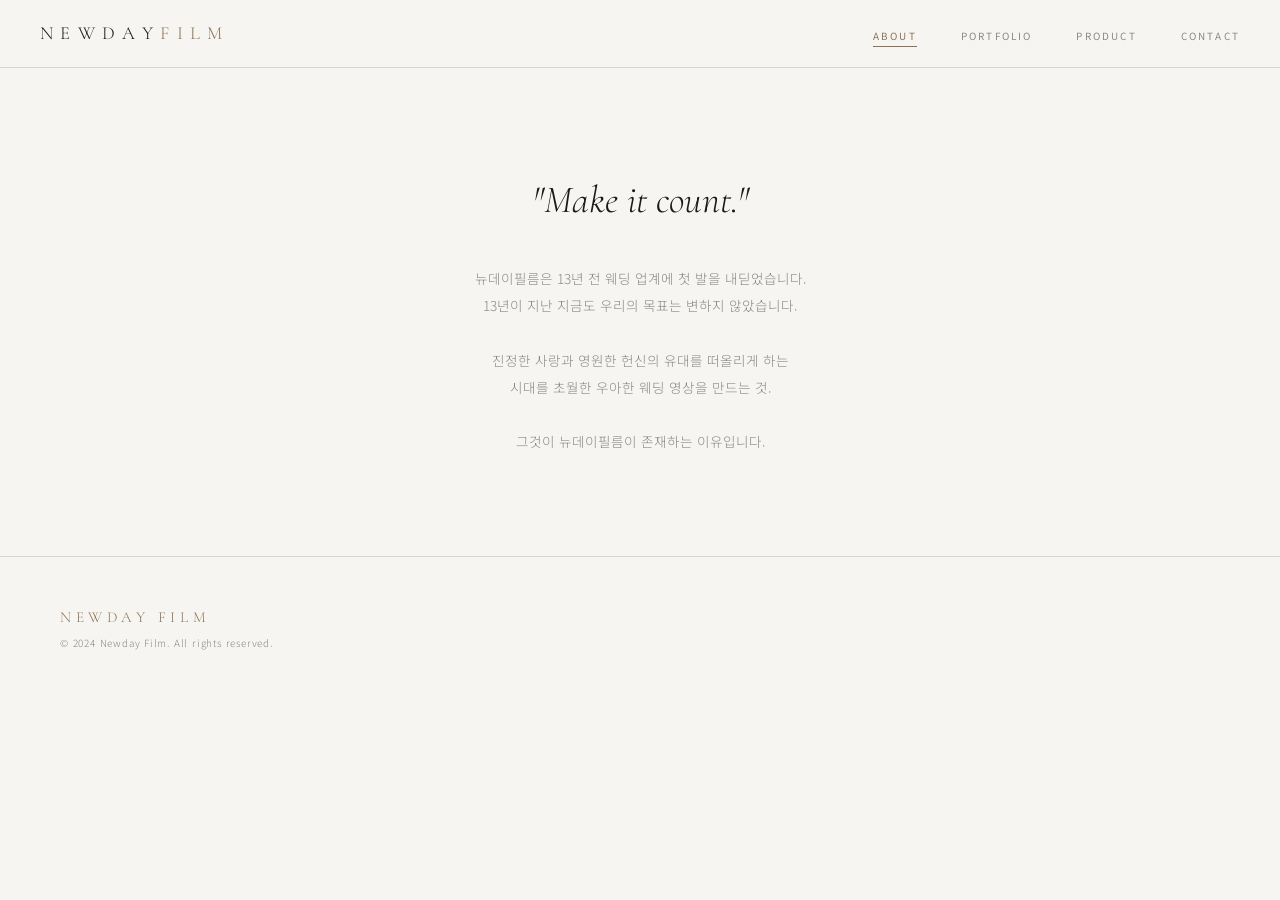
<file: about.html>
<!DOCTYPE html>
<html lang="ko">
<head>
  <meta charset="UTF-8" />
  <meta name="viewport" content="width=device-width, initial-scale=1.0" />
  <title>About — NEWDAY FILM</title>
  <link rel="stylesheet" href="styles.css" />
  <style>
    /* ============================================
       ABOUT PAGE STYLES
       수정: 텍스트, 연락처, 주소
       ============================================ */

    .about-hero {
      padding: 100px 60px 60px;
      border-bottom: 1px solid var(--color-border);
    }

    .about-hero__label {
      font-size: 0.65rem;
      letter-spacing: 0.25em;
      text-transform: uppercase;
      color: var(--color-accent);
      margin-bottom: 24px;
    }

    .about-hero__title {
      font-family: var(--font-display);
      font-size: clamp(3rem, 7vw, 6rem);
      font-weight: 300;
      line-height: 1.0;
      color: var(--color-text);
    }

    /* ── Philosophy Block ── */
    .philosophy {
      max-width: var(--max-width);
      margin: 0 auto;
      padding: 100px 60px;
    }

    .philosophy__grid {
      display: grid;
      grid-template-columns: 1fr 1fr;
      gap: 80px;
      align-items: start;
    }

    .philosophy__item {
      padding: 40px 0;
      border-top: 1px solid var(--color-border);
      animation: fadeUp 0.8s ease both;
    }

    .philosophy__item:nth-child(1) { animation-delay: 0.1s; }
    .philosophy__item:nth-child(2) { animation-delay: 0.2s; }
    .philosophy__item:nth-child(3) { animation-delay: 0.3s; }
    .philosophy__item:nth-child(4) { animation-delay: 0.4s; }

    @keyframes fadeUp {
      from { opacity: 0; transform: translateY(20px); }
      to   { opacity: 1; transform: translateY(0); }
    }

    .philosophy__num {
      font-family: var(--font-display);
      font-size: 3rem;
      color: var(--color-border);
      line-height: 1;
      margin-bottom: 16px;
    }

    .philosophy__text {
      font-family: var(--font-display);
      font-size: clamp(1rem, 1.5vw, 1.3rem);
      font-weight: 300;
      font-style: italic;
      line-height: 1.6;
      color: var(--color-text);
    }

    /* ── Contact Info Block ── */
    .about-contact {
      background: var(--color-surface);
      border-top: 1px solid var(--color-border);
      border-bottom: 1px solid var(--color-border);
      padding: 80px 60px;
      display: grid;
      grid-template-columns: 1fr 1fr;
      gap: 60px;
      align-items: center;
    }

    .about-contact__heading {
      font-family: var(--font-display);
      font-size: clamp(1.8rem, 3vw, 2.8rem);
      font-weight: 300;
      color: var(--color-text);
      margin-bottom: 8px;
    }

    .about-contact__sub {
      font-size: 0.75rem;
      color: var(--color-muted);
      letter-spacing: 0.1em;
    }

    .about-contact__details {
      display: flex;
      flex-direction: column;
      gap: 20px;
    }

    .contact-item__label {
      font-size: 0.6rem;
      letter-spacing: 0.2em;
      text-transform: uppercase;
      color: var(--color-accent);
      margin-bottom: 4px;
    }

    .contact-item__value {
      font-size: 0.9rem;
      color: var(--color-text);
    }

    /* ── Story Section ── */
    .about-story {
      max-width: 760px;
      margin: 0 auto;
      padding: 100px 60px;
      text-align: center;
    }

    .about-story__heading {
      font-family: var(--font-display);
      font-size: clamp(1.6rem, 3vw, 2.5rem);
      font-weight: 300;
      font-style: italic;
      margin-bottom: 32px;
      color: var(--color-text);
    }

    .about-story__text {
      font-size: 0.85rem;
      color: var(--color-muted);
      line-height: 2;
    }

    /* RESPONSIVE */
    @media (max-width: 768px) {
      .about-hero { padding: 80px 24px 40px; }
      .philosophy { padding: 60px 24px; }
      .philosophy__grid { grid-template-columns: 1fr; gap: 0; }
      .about-contact { grid-template-columns: 1fr; padding: 60px 24px; }
      .about-story { padding: 60px 24px; }
    }
  </style>
</head>
<body>

  <nav class="nav">
    <div class="nav__inner">
    <a href="index.html" class="nav__logo">NEWDAY<span>FILM</span></a>
    <ul class="nav__links">
      <li><a href="about.html" class="active">About</a></li>
      <li><a href="portfolio.html">Portfolio</a></li>
      <li><a href="product.html">Product</a></li>
      <li><a href="contact.html">Contact</a></li>
    </ul>
    <div class="nav__hamburger" id="hamburger">
      <span></span><span></span><span></span>
    </div>
      </div>
  </nav>

  <div class="nav__mobile" id="mobileMenu">
    <span class="nav__mobile-close" id="mobileClose">✕</span>
    <a href="about.html">About</a>
    <a href="portfolio.html">Portfolio</a>
    <a href="product.html">Product</a>
    <a href="contact.html">Contact</a>
  </div>

  <div class="page-wrapper">


    <!-- ============================================
         STORY
         수정: 브랜드 스토리 문구
         ============================================ -->
    <section class="about-story">
      <h2 class="about-story__heading">"Make it count."</h2>
      <p class="about-story__text">
        뉴데이필름은 13년 전 웨딩 업계에 첫 발을 내딛었습니다.<br>
        13년이 지난 지금도 우리의 목표는 변하지 않았습니다.<br><br>
        진정한 사랑과 영원한 헌신의 유대를 떠올리게 하는<br>
        시대를 초월한 우아한 웨딩 영상을 만드는 것.<br><br>
        그것이 뉴데이필름이 존재하는 이유입니다.
      </p>
    </section>

    <footer class="footer">
      <div>
        <div class="footer__brand">NEWDAY FILM</div>
        <div class="footer__copy">© 2024 Newday Film. All rights reserved.</div>
      </div>
      
    </footer>
  </div>

  <script>
    document.getElementById('hamburger').addEventListener('click', () => {
      document.getElementById('mobileMenu').classList.add('open');
    });
    document.getElementById('mobileClose').addEventListener('click', () => {
      document.getElementById('mobileMenu').classList.remove('open');
    });
  </script>
</body>
</html>
</file>
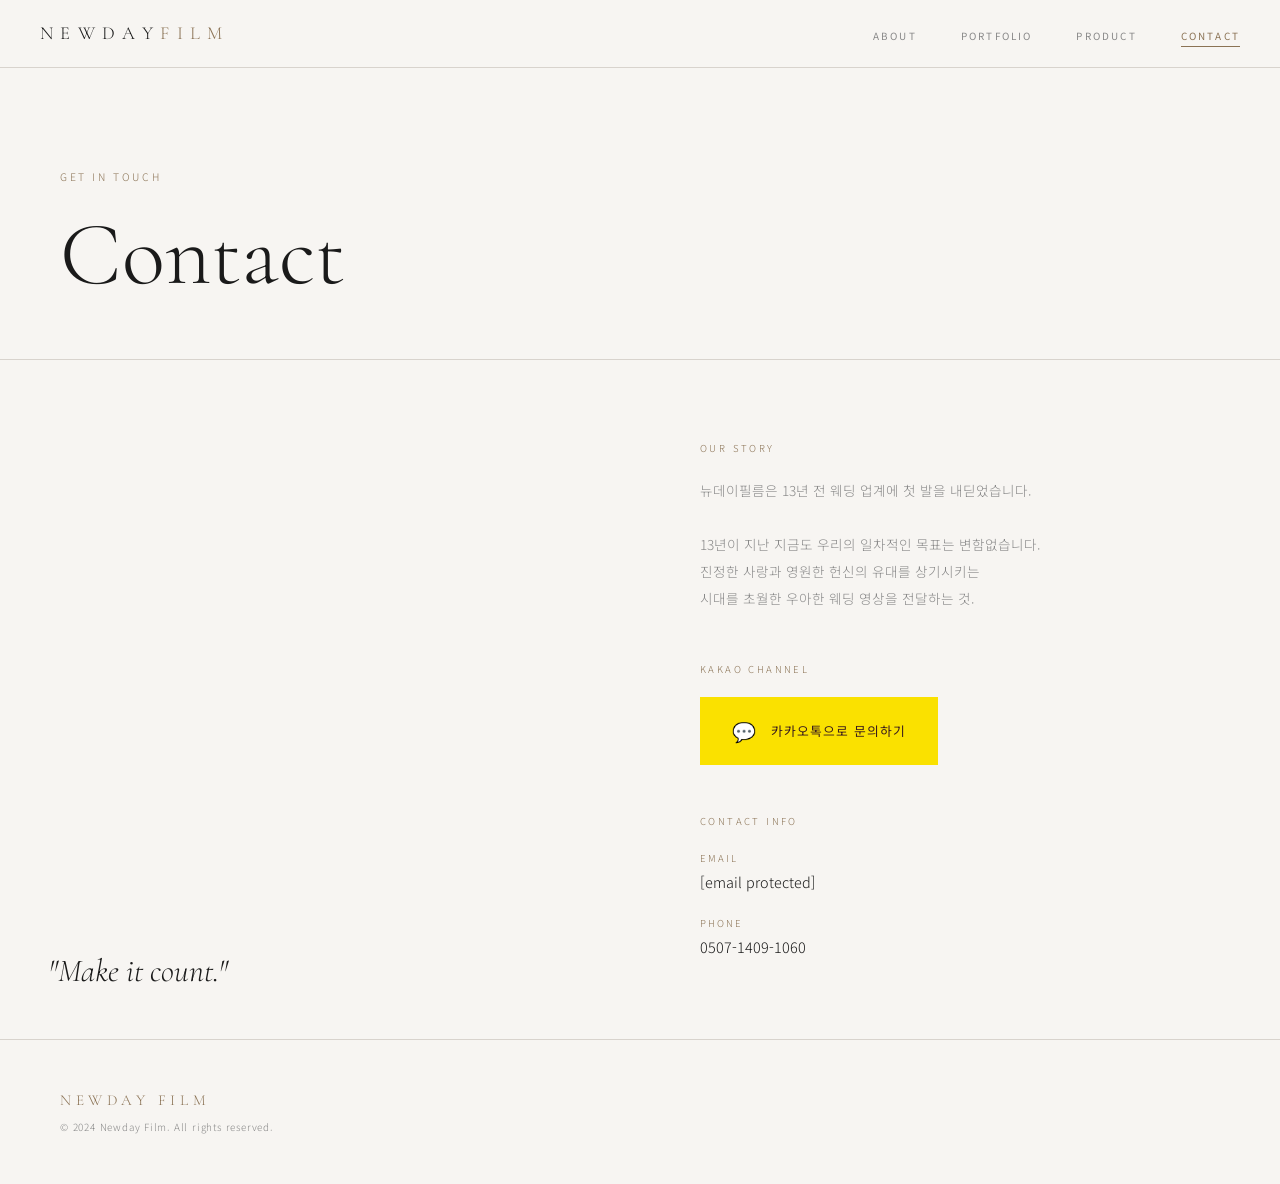
<file: contact.html>
<!DOCTYPE html>
<html lang="ko">
<head>
  <meta charset="UTF-8" />
  <meta name="viewport" content="width=device-width, initial-scale=1.0" />
  <title>Contact — NEWDAY FILM</title>
  <link rel="stylesheet" href="styles.css" />
  <style>
    /* ============================================
       CONTACT PAGE STYLES
       수정: 카카오 링크, 연락처 정보
       ============================================ */

    .contact-hero {
      padding: 100px 60px 60px;
      border-bottom: 1px solid var(--color-border);
    }

    .contact-hero__label {
      font-size: 0.65rem;
      letter-spacing: 0.25em;
      text-transform: uppercase;
      color: var(--color-accent);
      margin-bottom: 24px;
    }

    .contact-hero__title {
      font-family: var(--font-display);
      font-size: clamp(3rem, 7vw, 6rem);
      font-weight: 300;
      line-height: 1.0;
    }

    /* ── Main Contact Layout ── */
    .contact-main {
      display: grid;
      grid-template-columns: 1fr 1fr;
      min-height: 60vh;
    }

    /* Left: Image + Quote */
    .contact-left {
      position: relative;
      overflow: hidden;
    }

    .contact-left__img {
      width: 100%;
      height: 100%;
      object-fit: cover;
      display: block;
      /* 수정: 이미지 URL 교체 */
      background-image: url('https://i.pinimg.com/736x/29/54/b7/2954b7d2706f3348763d01c03753838c.jpg');
      background-size: cover;
      background-position: center;
      min-height: 500px;
      transition: transform 0.8s ease;
    }

    .contact-left:hover .contact-left__img {
      transform: scale(1.03);
    }

    .contact-left__overlay {
      position: absolute;
      inset: 0;
      background: linear-gradient(to top, rgba(247,245,242,0.8) 0%, transparent 60%);
      display: flex;
      align-items: flex-end;
      padding: 48px;
    }

    .contact-left__quote {
      font-family: var(--font-display);
      font-size: clamp(1.4rem, 2.5vw, 2rem);
      font-weight: 300;
      font-style: italic;
      color: var(--color-text);
      line-height: 1.3;
    }

    /* Right: Info + CTA */
    .contact-right {
      padding: 80px 60px;
      display: flex;
      flex-direction: column;
      justify-content: center;
      gap: 48px;
      
    }

    .contact-section__label {
      font-size: 0.6rem;
      letter-spacing: 0.25em;
      text-transform: uppercase;
      color: var(--color-accent);
      margin-bottom: 20px;
    }

    /* ── Story text ── */
    .contact-story {
      font-size: 0.85rem;
      color: var(--color-muted);
      line-height: 2;
    }

    /* ── Kakao CTA ── */
    .kakao-btn {
      display: inline-flex;
      align-items: center;
      gap: 14px;
      background: #FAE100;
      color: #3A1D1D;
      border: none;
      padding: 18px 32px;
      font-family: var(--font-body);
      font-size: 0.8rem;
      font-weight: 400;
      letter-spacing: 0.08em;
      cursor: pointer;
      text-decoration: none;
      transition: background var(--transition), transform var(--transition);
      width: fit-content;
    }

    .kakao-btn:hover {
      background: #f5d800;
      transform: translateY(-2px);
    }

    .kakao-btn__icon {
      font-size: 1.2rem;
    }

    /* ── Contact Details ── */
    .contact-details {
      display: flex;
      flex-direction: column;
      gap: 20px;
    }

    .contact-detail-item {
      display: flex;
      flex-direction: column;
      gap: 4px;
    }

    .contact-detail-item__label {
      font-size: 0.6rem;
      letter-spacing: 0.2em;
      text-transform: uppercase;
      color: var(--color-accent);
    }

    .contact-detail-item__value {
      font-size: 0.9rem;
      color: var(--color-text);
    }

    /* ── Map Embed Placeholder ── */
    .contact-map {
      border-top: 1px solid var(--color-border);
      padding: 80px 60px;
    }

    .contact-map__label {
      font-size: 0.65rem;
      letter-spacing: 0.25em;
      text-transform: uppercase;
      color: var(--color-accent);
      margin-bottom: 24px;
    }

    .contact-map__address {
      font-family: var(--font-display);
      font-size: 1.3rem;
      color: var(--color-text);
      margin-bottom: 32px;
    }

    /* ── 지도 embed 영역 ──
       수정: iframe src에 구글맵 embed URL 입력 */
    .contact-map__embed {
      width: 100%;
      aspect-ratio: 16/6;
      background: var(--color-surface);
      border: 1px solid var(--color-border);
      display: flex;
      align-items: center;
      justify-content: center;
      overflow: hidden;
    }

    .contact-map__embed iframe {
      width: 100%;
      height: 100%;
      border: none;
      filter: grayscale(0.6) contrast(1.1);
    }

    .contact-map__placeholder {
      font-size: 0.75rem;
      color: var(--color-muted);
      letter-spacing: 0.1em;
      text-align: center;
    }

    /* RESPONSIVE */
    @media (max-width: 768px) {
      .contact-hero { padding: 80px 24px 40px; }
      .contact-main { grid-template-columns: 1fr; }
      .contact-left { min-height: 300px; }
      .contact-right { padding: 48px 24px; }
      .contact-map { padding: 60px 24px; }
      .contact-map__embed { aspect-ratio: 4/3; }
    }
  </style>
</head>
<body>

  <nav class="nav">
    <div class="nav__inner">
    <a href="index.html" class="nav__logo">NEWDAY<span>FILM</span></a>
    <ul class="nav__links">
      <li><a href="about.html">About</a></li>
      <li><a href="portfolio.html">Portfolio</a></li>
      <li><a href="product.html">Product</a></li>
      <li><a href="contact.html" class="active">Contact</a></li>
    </ul>
    <div class="nav__hamburger" id="hamburger">
      <span></span><span></span><span></span>
    </div>
      </div>
  </nav>

  <div class="nav__mobile" id="mobileMenu">
    <span class="nav__mobile-close" id="mobileClose">✕</span>
    <a href="about.html">About</a>
    <a href="portfolio.html">Portfolio</a>
    <a href="product.html">Product</a>
    <a href="contact.html">Contact</a>
  </div>

  <div class="page-wrapper">

    <!-- ============================================
         HERO
         ============================================ -->
    <section class="contact-hero">
      <p class="contact-hero__label">Get in Touch</p>
      <h1 class="contact-hero__title">Contact</h1>
    </section>

    <!-- ============================================
         MAIN CONTACT SECTION
         ============================================ -->
    <section class="contact-main">

      <!-- 수정: 왼쪽 이미지는 .contact-left__img 의 background-image -->
      <div class="contact-left">
        <div class="contact-left__img"></div>
        <div class="contact-left__overlay">
          <!-- 수정: 인용 문구 -->
          <p class="contact-left__quote">"Make it count."</p>
        </div>
      </div>

      <div class="contact-right">

        <!-- ── 스토리 텍스트 수정 ── -->
        <div>
          <p class="contact-section__label">Our Story</p>
          <p class="contact-story">
            뉴데이필름은 13년 전 웨딩 업계에 첫 발을 내딛었습니다.<br><br>
            13년이 지난 지금도 우리의 일차적인 목표는 변함없습니다.<br>
            진정한 사랑과 영원한 헌신의 유대를 상기시키는<br>
            시대를 초월한 우아한 웨딩 영상을 전달하는 것.
          </p>
        </div>

        <!-- ── 카카오 버튼 수정: href에 카카오채널 URL 입력 ── -->
        <div>
          <p class="contact-section__label">Kakao Channel</p>
          <a href="https://pf.kakao.com/" class="kakao-btn" target="_blank">
            <span class="kakao-btn__icon">💬</span>
            카카오톡으로 문의하기
          </a>
        </div>

        <!-- ── 연락처 수정 ── -->
        <div>
          <p class="contact-section__label">Contact Info</p>
          <div class="contact-details">
            <div class="contact-detail-item">
              <div class="contact-detail-item__label">Email</div>
              <!-- 수정: 이메일 -->
              <div class="contact-detail-item__value"><a href="/cdn-cgi/l/email-protection" class="__cf_email__" data-cfemail="dcb2b9abb8bda5bab5b0b19cb2bdaab9aef2bfb3b1">[email&#160;protected]</a></div>
            </div>
            <div class="contact-detail-item">
              <div class="contact-detail-item__label">Phone</div>
              <!-- 수정: 전화번호 -->
              <div class="contact-detail-item__value">0507-1409-1060</div>
            </div>
          </div>
        </div>

      </div>
    </section>

    <!-- ============================================
         MAP SECTION
         수정: 주소, 구글맵 embed iframe src
         구글맵 embed URL 얻는 법:
           Google Maps에서 장소 검색 →
           공유 → 지도 퍼가기 → iframe src 복사
         ============================================ -->
  </section>

    <footer class="footer">
      <div>
        <div class="footer__brand">NEWDAY FILM</div>
        <div class="footer__copy">© 2024 Newday Film. All rights reserved.</div>
      </div>
 
    </footer>
  </div>
  <script>
    document.getElementById('hamburger').addEventListener('click', () => {
      document.getElementById('mobileMenu').classList.add('open');
    });
    document.getElementById('mobileClose').addEventListener('click', () => {
      document.getElementById('mobileMenu').classList.remove('open');
    });
  </script>
</body>
</html>
</file>
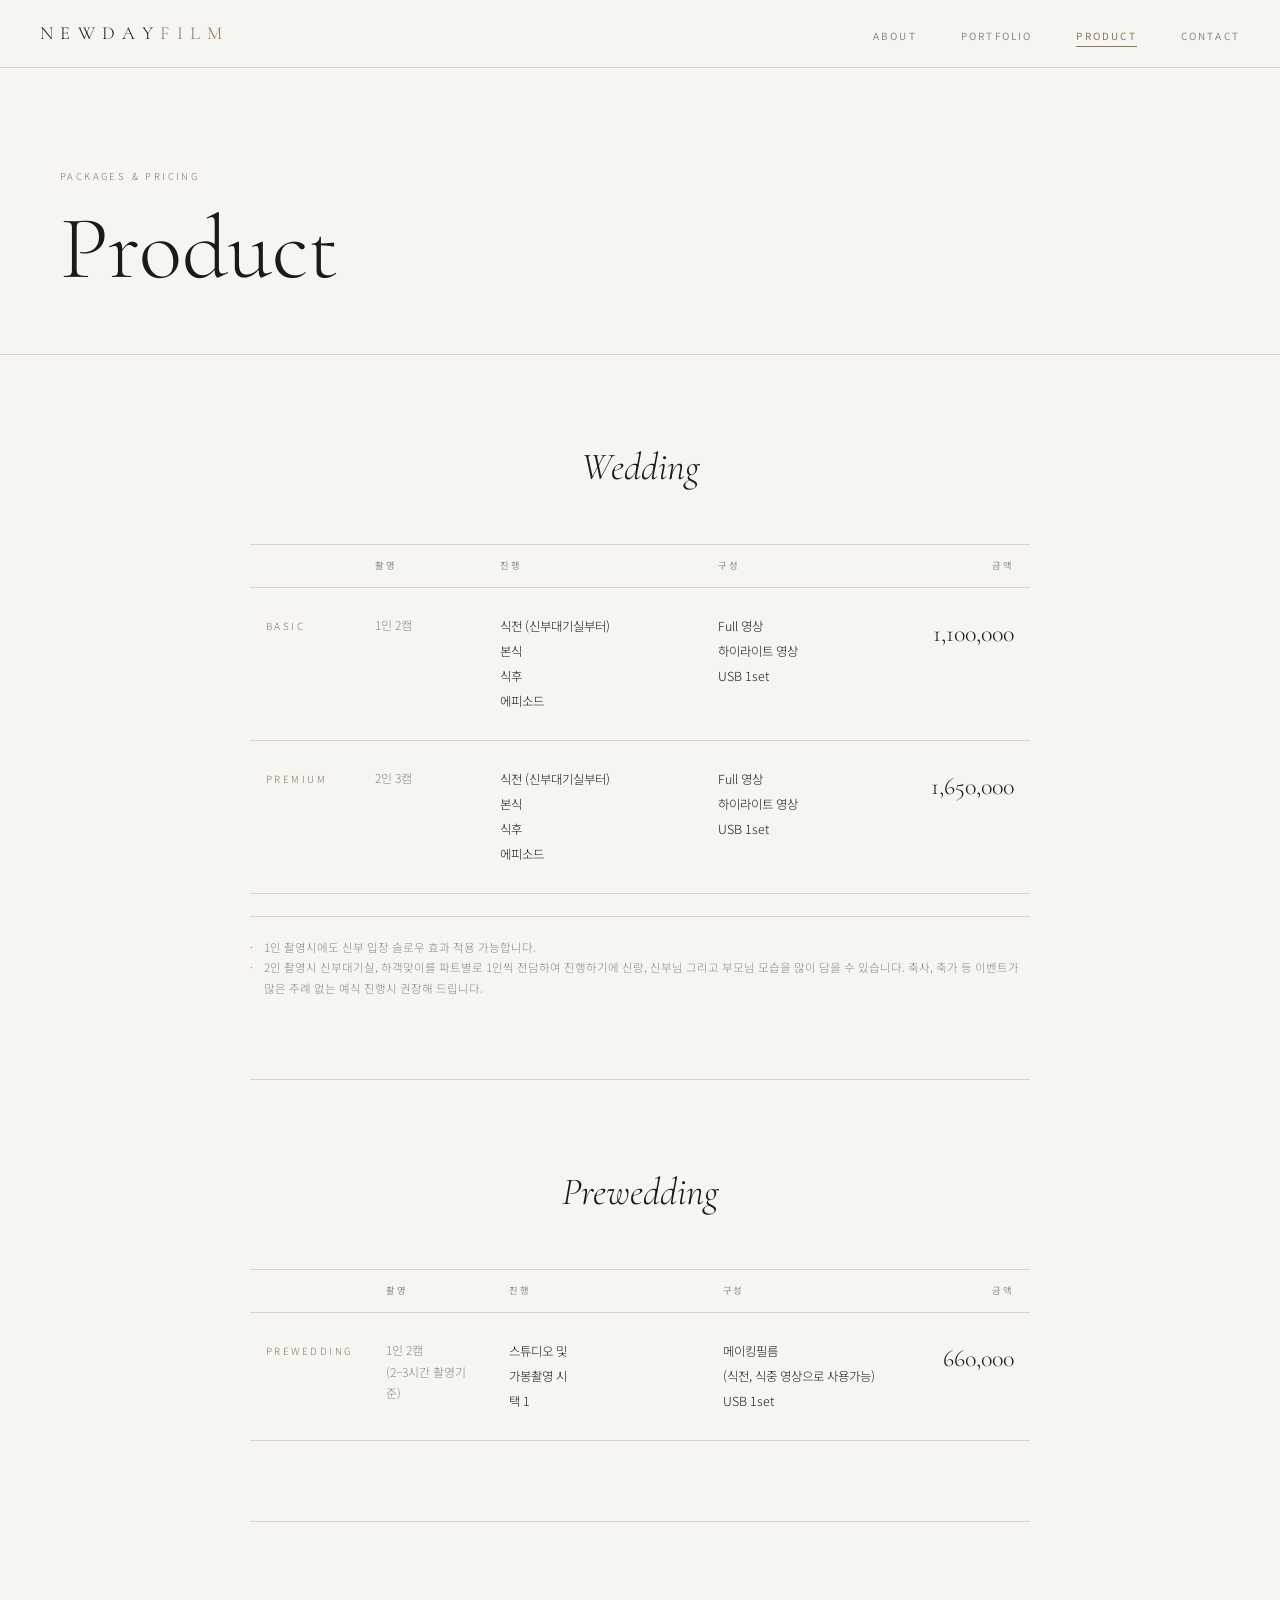
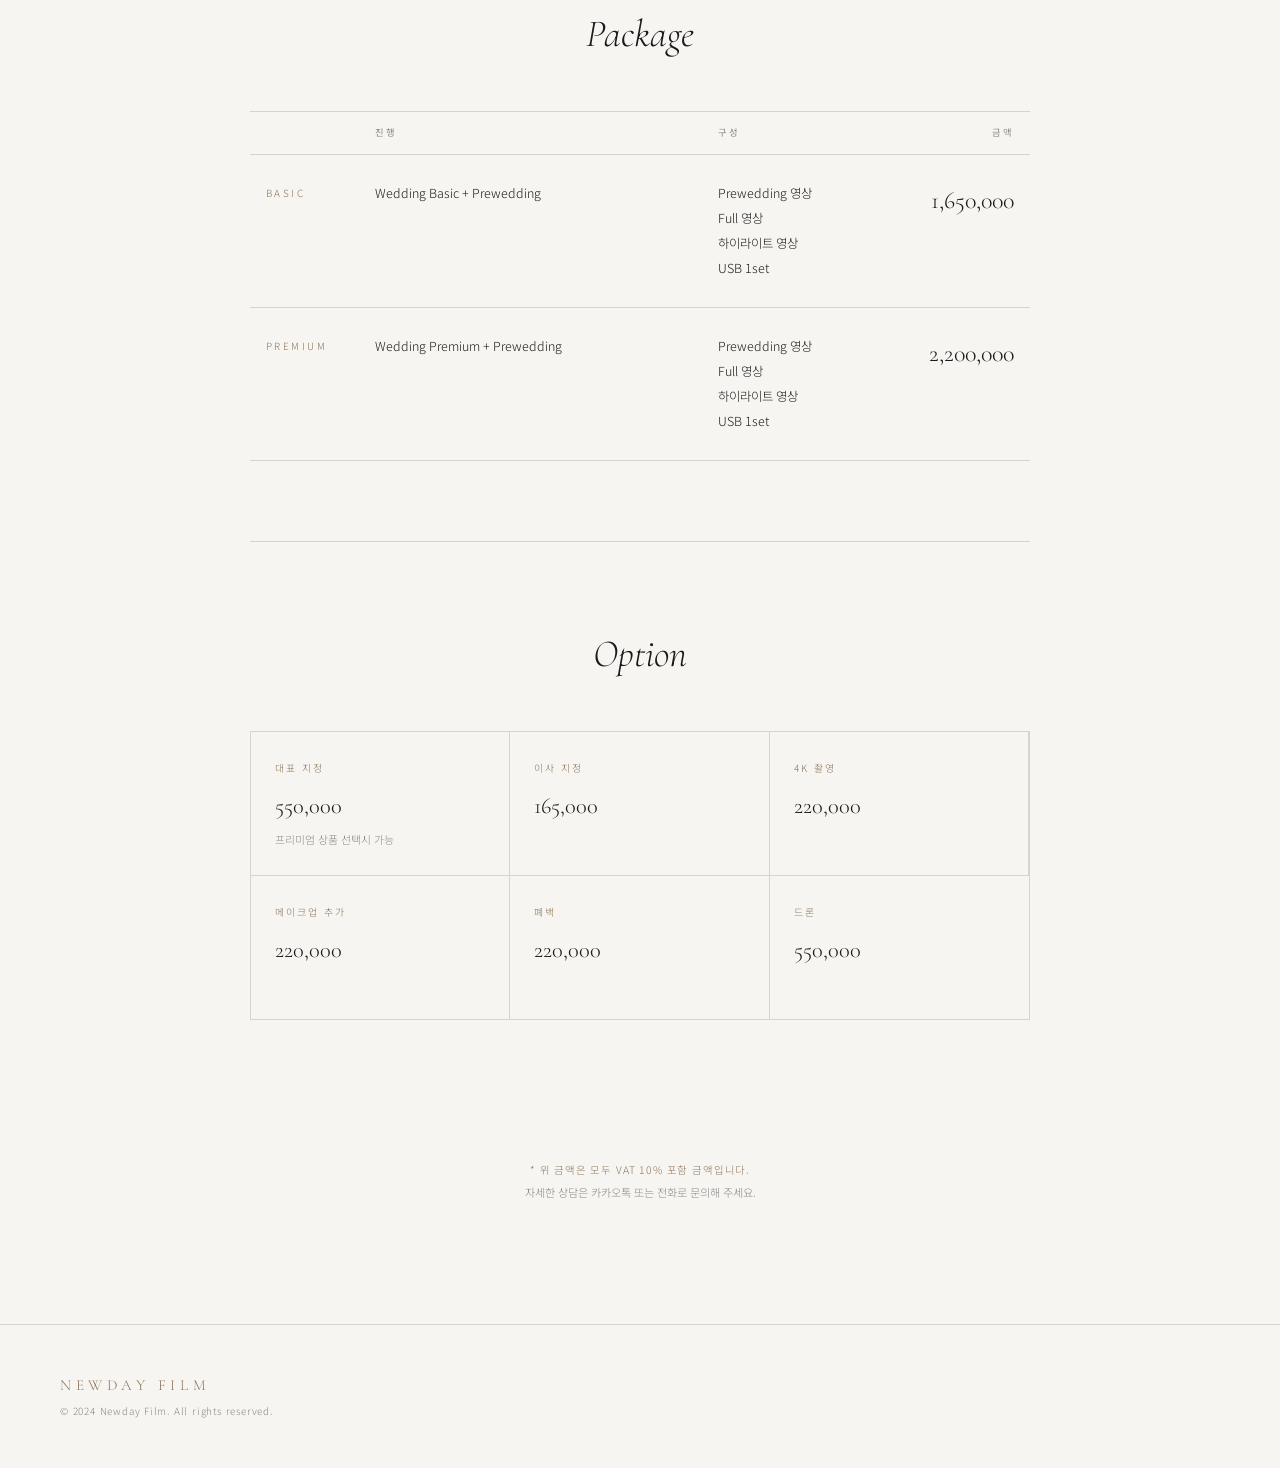
<file: pricing.html>
<!DOCTYPE html>
<html lang="ko">
<head>
  <meta charset="UTF-8" />
  <meta name="viewport" content="width=device-width, initial-scale=1.0" />
  <title>Product — NEWDAY FILM</title>
  <link rel="stylesheet" href="styles.css" />
  <style>
    .pricing-hero {
      padding: 100px 60px 60px;
      border-bottom: 1px solid var(--color-border);
      animation: fadeUp 0.7s ease both;
    }

    .pricing-hero__label {
      font-size: 0.6rem;
      letter-spacing: 0.25em;
      text-transform: uppercase;
      color: var(--color-accent);
      margin-bottom: 20px;
    }

    .pricing-hero__title {
      font-family: var(--font-display);
      font-size: clamp(3rem, 7vw, 6rem);
      font-weight: 300;
      line-height: 1.0;
    }

    /* ── Page body ── */
    .pricing-page {
      max-width: 900px;
      margin: 0 auto;
      padding: 80px 60px 120px;
    }

    /* ── Section ── */
    .p-section {
      margin-bottom: 80px;
      animation: fadeUp 0.7s ease both;
    }

    .p-section:nth-child(1) { animation-delay: 0.05s; }
    .p-section:nth-child(2) { animation-delay: 0.12s; }
    .p-section:nth-child(3) { animation-delay: 0.19s; }
    .p-section:nth-child(4) { animation-delay: 0.26s; }

    .section-title {
      font-family: var(--font-display);
      font-size: 2.4rem;
      font-weight: 300;
      font-style: italic;
      text-align: center;
      margin-bottom: 44px;
    }

    /* ── Table ── */
    .price-table {
      width: 100%;
      border-collapse: collapse;
    }

    .price-table thead tr {
      border-top: 1px solid var(--color-border);
      border-bottom: 1px solid var(--color-border);
    }

    .price-table th {
      font-size: 0.58rem;
      letter-spacing: 0.2em;
      text-transform: uppercase;
      color: var(--color-muted);
      font-weight: 400;
      padding: 13px 16px;
      text-align: left;
    }

    .price-table th:last-child,
    .price-table td:last-child { text-align: right; }

    .price-table tbody tr {
      border-bottom: 1px solid var(--color-border);
      transition: background 0.2s;
    }

    .price-table tbody tr:hover { background: rgba(139,115,85,0.04); }

    .price-table td {
      padding: 26px 16px;
      font-size: 0.8rem;
      vertical-align: top;
    }

    .row-name {
      font-size: 0.62rem;
      letter-spacing: 0.25em;
      text-transform: uppercase;
      color: var(--color-accent);
    }

    .row-camera {
      font-size: 0.75rem;
      color: var(--color-muted);
    }

    .row-process, .row-includes {
      font-size: 0.78rem;
      line-height: 2;
    }

    .row-price {
      font-family: var(--font-display);
      font-size: 1.5rem;
      font-weight: 300;
      white-space: nowrap;
    }

    /* ── Notes ── */
    .notes {
      margin-top: 22px;
      padding-top: 20px;
      border-top: 1px solid var(--color-border);
    }

    .notes li {
      font-size: 0.72rem;
      color: var(--color-muted);
      line-height: 1.8;
      list-style: none;
      padding-left: 14px;
      position: relative;
    }

    .notes li::before {
      content: '·';
      position: absolute;
      left: 0;
      color: var(--color-accent);
    }

    /* ── Divider ── */
    .p-divider {
      border: none;
      border-top: 1px solid var(--color-border);
      margin: 80px 0;
    }

    /* ── Option Grid ── */
    .option-grid {
      display: grid;
      grid-template-columns: repeat(3, 1fr);
      border: 1px solid var(--color-border);
    }

    .option-item {
      padding: 28px 24px;
      border-right: 1px solid var(--color-border);
      transition: background 0.2s;
    }

    .option-item:last-child { border-right: none; }

    .option-item:nth-child(4),
    .option-item:nth-child(5),
    .option-item:nth-child(6) { border-top: 1px solid var(--color-border); }

    .option-item:hover { background: rgba(139,115,85,0.04); }

    .option-name {
      font-size: 0.62rem;
      letter-spacing: 0.2em;
      text-transform: uppercase;
      color: var(--color-accent);
      margin-bottom: 10px;
    }

    .option-price {
      font-family: var(--font-display);
      font-size: 1.4rem;
      font-weight: 300;
    }

    .option-note {
      font-size: 0.68rem;
      color: var(--color-muted);
      margin-top: 6px;
      line-height: 1.5;
    }

    /* ── Footer Note ── */
    .pricing-note {
      text-align: center;
      padding-top: 60px;
    }

    .pricing-note p {
      font-size: 0.7rem;
      color: var(--color-muted);
      line-height: 2;
    }

    .pricing-note .vat {
      font-size: 0.65rem;
      letter-spacing: 0.08em;
      color: var(--color-accent);
    }

    @media (max-width: 768px) {
      .pricing-hero { padding: 80px 24px 40px; }
      .pricing-page { padding: 60px 24px 100px; }
      .price-table th, .price-table td { padding: 18px 10px; }
      .option-grid { grid-template-columns: repeat(2, 1fr); }
      .option-item:nth-child(3) { border-right: none; }
      .option-item:nth-child(3), .option-item:nth-child(4) { border-top: 1px solid var(--color-border); }
      .option-item:nth-child(4) { border-right: 1px solid var(--color-border); }
      .option-item:nth-child(5), .option-item:nth-child(6) { border-right: none; }
    }
  </style>
</head>
<body>

  <nav class="nav">
    <div class="nav__inner">
    <a href="index.html" class="nav__logo">NEWDAY<span>FILM</span></a>
    <ul class="nav__links">
      <li><a href="about.html">About</a></li>
      <li><a href="portfolio.html">Portfolio</a></li>
      <li><a href="pricing.html" class="active">Product</a></li>
      <li><a href="contact.html">Contact</a></li>
    </ul>
    <div class="nav__hamburger" id="hamburger">
      <span></span><span></span><span></span>
    </div>
      </div>
  </nav>

  <div class="nav__mobile" id="mobileMenu">
    <span class="nav__mobile-close" id="mobileClose">✕</span>
    <a href="about.html">About</a>
    <a href="portfolio.html">Portfolio</a>
    <a href="pricing.html">Product</a>
    <a href="contact.html">Contact</a>
  </div>

  <div class="page-wrapper">

    <section class="pricing-hero">
      <p class="pricing-hero__label">Packages &amp; Pricing</p>
      <h1 class="pricing-hero__title">Product</h1>
    </section>

    <main class="pricing-page">

      <!-- Wedding -->
      <section class="p-section">
        <h2 class="section-title">Wedding</h2>
        <table class="price-table">
          <thead>
            <tr>
              <th style="width:14%"></th>
              <th style="width:16%">촬영</th>
              <th style="width:28%">진행</th>
              <th style="width:26%">구성</th>
              <th style="width:16%">금액</th>
            </tr>
          </thead>
          <tbody>
            <tr>
              <td><span class="row-name">BASIC</span></td>
              <td><span class="row-camera">1인 2캠</span></td>
              <td><span class="row-process">식전 (신부대기실부터)<br>본식<br>식후<br>에피소드</span></td>
              <td><span class="row-includes">Full 영상<br>하이라이트 영상<br>USB 1set</span></td>
              <td><span class="row-price">1,100,000</span></td>
            </tr>
            <tr>
              <td><span class="row-name">PREMIUM</span></td>
              <td><span class="row-camera">2인 3캠</span></td>
              <td><span class="row-process">식전 (신부대기실부터)<br>본식<br>식후<br>에피소드</span></td>
              <td><span class="row-includes">Full 영상<br>하이라이트 영상<br>USB 1set</span></td>
              <td><span class="row-price">1,650,000</span></td>
            </tr>
          </tbody>
        </table>
        <ul class="notes">
          <li>1인 촬영시에도 신부 입장 슬로우 효과 적용 가능합니다.</li>
          <li>2인 촬영시 신부대기실, 하객맞이를 파트별로 1인씩 전담하여 진행하기에 신랑, 신부님 그리고 부모님 모습을 많이 담을 수 있습니다. 축사, 축가 등 이벤트가 많은 주례 없는 예식 진행시 권장해 드립니다.</li>
        </ul>
      </section>

      <hr class="p-divider">

      <!-- Prewedding -->
      <section class="p-section">
        <h2 class="section-title">Prewedding</h2>
        <table class="price-table">
          <thead>
            <tr>
              <th style="width:14%"></th>
              <th style="width:16%">촬영</th>
              <th style="width:28%">진행</th>
              <th style="width:26%">구성</th>
              <th style="width:16%">금액</th>
            </tr>
          </thead>
          <tbody>
            <tr>
              <td><span class="row-name">PREWEDDING</span></td>
              <td><span class="row-camera">1인 2캠<br>(2–3시간 촬영기준)</span></td>
              <td><span class="row-process">스튜디오 및<br>가봉촬영 시<br>택 1</span></td>
              <td><span class="row-includes">메이킹필름<br>(식전, 식중 영상으로 사용가능)<br>USB 1set</span></td>
              <td><span class="row-price">660,000</span></td>
            </tr>
          </tbody>
        </table>
      </section>

      <hr class="p-divider">

      <!-- Package -->
      <section class="p-section">
        <h2 class="section-title">Package</h2>
        <table class="price-table">
          <thead>
            <tr>
              <th style="width:14%"></th>
              <th style="width:44%">진행</th>
              <th style="width:26%">구성</th>
              <th style="width:16%">금액</th>
            </tr>
          </thead>
          <tbody>
            <tr>
              <td><span class="row-name">BASIC</span></td>
              <td><span class="row-process">Wedding Basic + Prewedding</span></td>
              <td><span class="row-includes">Prewedding 영상<br>Full 영상<br>하이라이트 영상<br>USB 1set</span></td>
              <td><span class="row-price">1,650,000</span></td>
            </tr>
            <tr>
              <td><span class="row-name">PREMIUM</span></td>
              <td><span class="row-process">Wedding Premium + Prewedding</span></td>
              <td><span class="row-includes">Prewedding 영상<br>Full 영상<br>하이라이트 영상<br>USB 1set</span></td>
              <td><span class="row-price">2,200,000</span></td>
            </tr>
          </tbody>
        </table>
      </section>

      <hr class="p-divider">

      <!-- Option -->
      <section class="p-section">
        <h2 class="section-title">Option</h2>
        <div class="option-grid">
          <div class="option-item">
            <div class="option-name">대표 지정</div>
            <div class="option-price">550,000</div>
            <div class="option-note">프리미엄 상품 선택시 가능</div>
          </div>
          <div class="option-item">
            <div class="option-name">이사 지정</div>
            <div class="option-price">165,000</div>
            <div class="option-note">&nbsp;</div>
          </div>
          <div class="option-item">
            <div class="option-name">4K 촬영</div>
            <div class="option-price">220,000</div>
            <div class="option-note">&nbsp;</div>
          </div>
          <div class="option-item">
            <div class="option-name">메이크업 추가</div>
            <div class="option-price">220,000</div>
            <div class="option-note">&nbsp;</div>
          </div>
          <div class="option-item">
            <div class="option-name">폐백</div>
            <div class="option-price">220,000</div>
            <div class="option-note">&nbsp;</div>
          </div>
          <div class="option-item">
            <div class="option-name">드론</div>
            <div class="option-price">550,000</div>
            <div class="option-note">&nbsp;</div>
          </div>
        </div>
      </section>

      <div class="pricing-note">
        <p class="vat">* 위 금액은 모두 VAT 10% 포함 금액입니다.</p>
        <p>자세한 상담은 카카오톡 또는 전화로 문의해 주세요.</p>
      </div>

    </main>

    <footer class="footer">
      <div>
        <div class="footer__brand">NEWDAY FILM</div>
        <div class="footer__copy">© 2024 Newday Film. All rights reserved.</div>
      </div>
    </footer>
  </div>

  <script>
    document.getElementById('hamburger').addEventListener('click', () => {
      document.getElementById('mobileMenu').classList.add('open');
    });
    document.getElementById('mobileClose').addEventListener('click', () => {
      document.getElementById('mobileMenu').classList.remove('open');
    });
  </script>
</body>
</html>
</file>
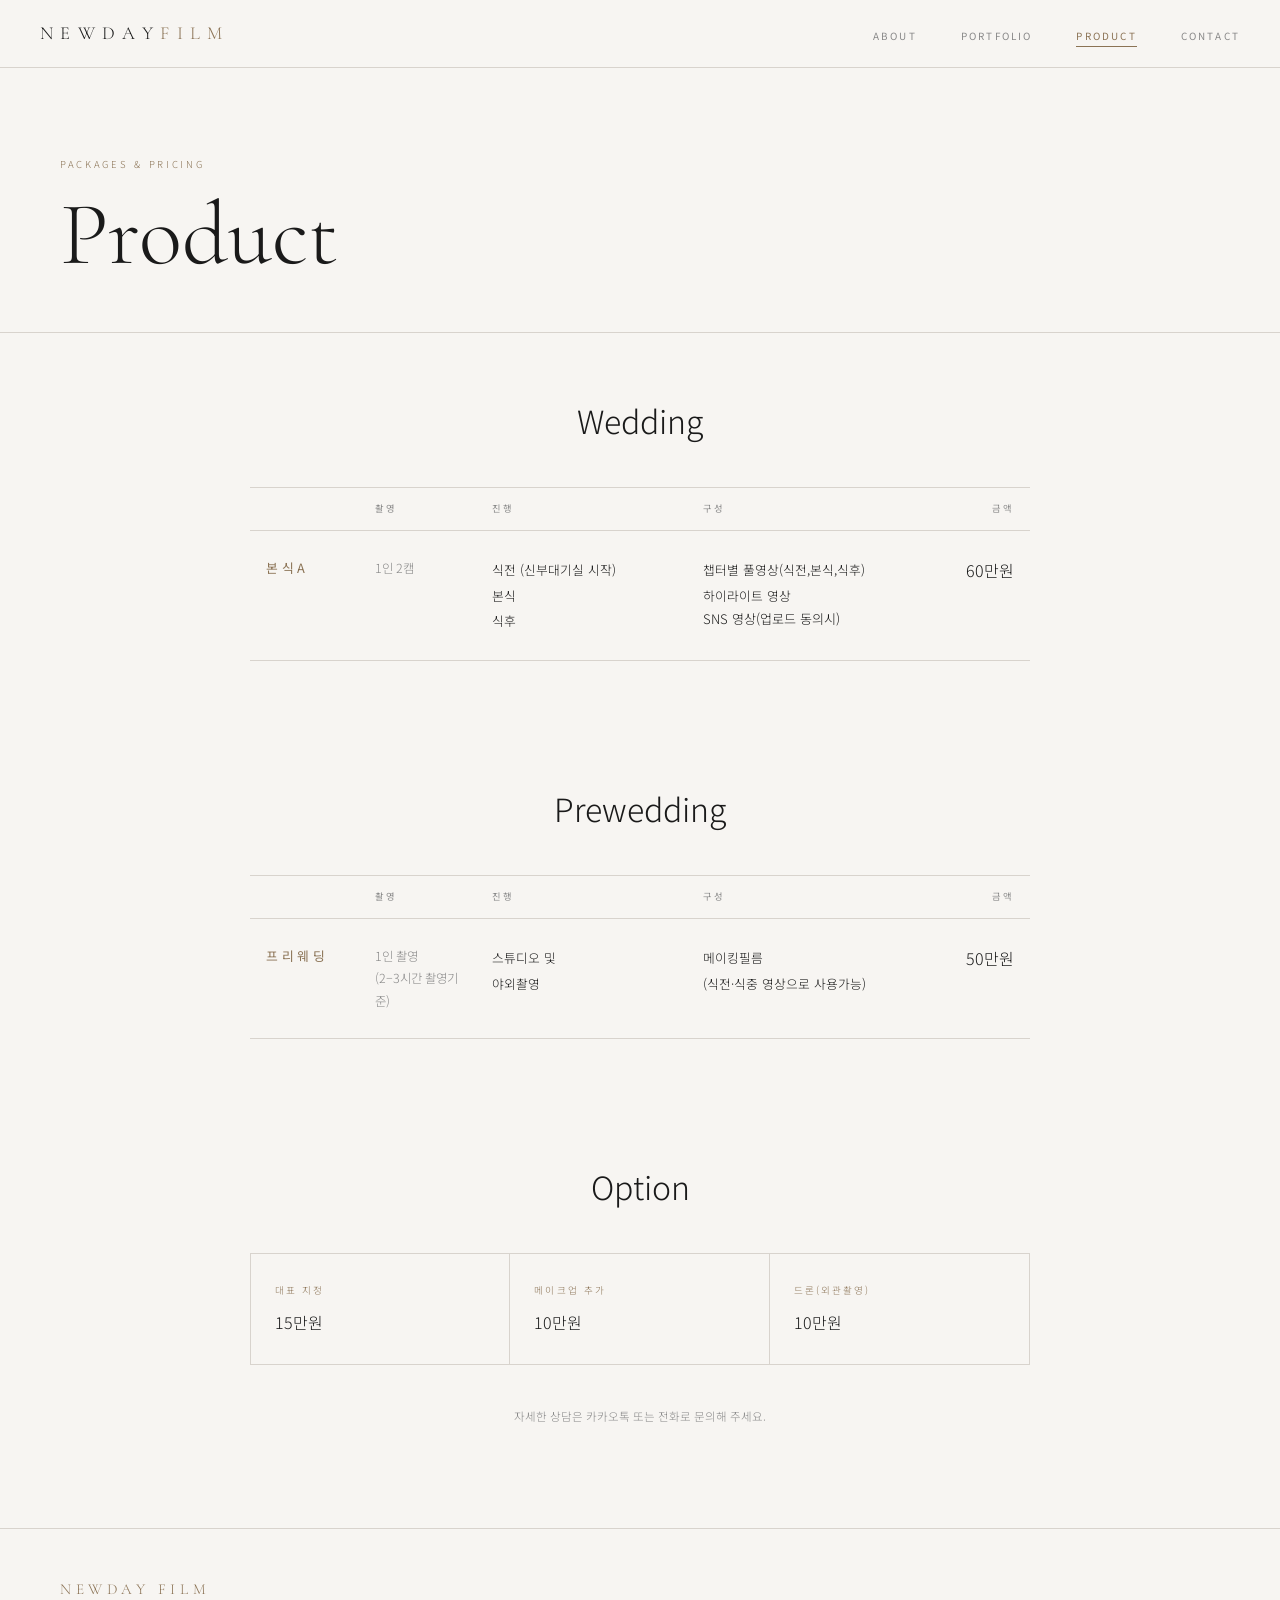
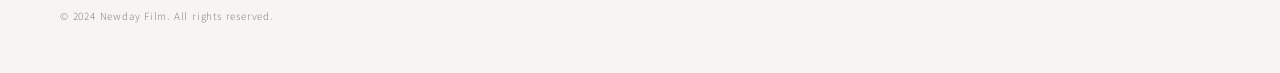
<file: product.html>
<!DOCTYPE html>
<html lang="ko">
<head>
  <meta charset="UTF-8" />
  <meta name="viewport" content="width=device-width, initial-scale=1.0" />
  <title>Product — NEWDAY FILM</title>
  <link rel="stylesheet" href="styles.css" />
  <style>
    /* ── Hero ── */
    .pricing-hero {
      padding: 88px 60px 52px;
      border-bottom: 1px solid var(--color-border);
      animation: fadeUp 0.6s ease both;
    }

    .pricing-hero__label {
      font-size: 0.6rem;
      letter-spacing: 0.28em;
      text-transform: uppercase;
      color: var(--color-accent);
      margin-bottom: 18px;
    }

    .pricing-hero__title {
      font-family: var(--font-display);
      font-size: clamp(3rem, 7vw, 6rem);
      font-weight: 300;
      line-height: 1.0;
    }

    /* ── Page body ── */
    .pricing-page {
      max-width: 900px;
      margin: 0 auto;
      padding: 60px 60px 100px;
    }

    /* ── Section ── */
    .p-section {
      margin-bottom: 0;
      animation: fadeUp 0.6s ease both;
    }

    .p-section:nth-child(1) { animation-delay: 0.05s; }
    .p-section:nth-child(2) { animation-delay: 0.12s; }
    .p-section:nth-child(3) { animation-delay: 0.19s; }
    .p-section:nth-child(4) { animation-delay: 0.26s; }

    /* ── Section Title ── */
    .section-title {
      font-family: 'Noto Sans KR';
      font-size: clamp(2rem, 4vw, 2rem);
      font-weight: 300;
      
      text-align: center;
      margin-bottom: 40px;
    }

    /* ── Table ── */
    .price-table {
      width: 100%;
      border-collapse: collapse;
    }

    .price-table thead tr {
      border-top: 1px solid var(--color-border);
      border-bottom: 1px solid var(--color-border);
    }

    .price-table th {
      font-family: var(--font-body);
      font-size: 0.58rem;
      letter-spacing: 0.22em;
      text-transform: uppercase;
      color: var(--color-muted);
      font-weight: 400;
      padding: 13px 16px;
      text-align: left;
    }

    .price-table th:last-child,
    .price-table td:last-child { text-align: right; }

    .price-table tbody tr {
      border-bottom: 1px solid var(--color-border);
      transition: background 0.2s;
    }

    .price-table tbody tr:hover { background: rgba(139,115,85,0.04); }

    .price-table td {
      padding: 26px 16px;
      font-size: 0.82rem;
      vertical-align: top;
    }

    .row-name {
      font-family: var(--font-body);
      font-size: 0.8rem;
      letter-spacing: 0.28em;
      text-transform: uppercase;
      color: var(--color-accent);
      font-weight: 400;
    }

    .row-camera {
      font-size: 0.78rem;
      color: var(--color-muted);
      line-height: 1.7;
    }

    .row-process, .row-includes {
      font-size: 0.8rem;
      color: var(--color-text);
      line-height: 2;
    }

    .row-price {
      font-family: 'Noto Sans KR';
      font-size: 1rem;
      font-weight: 300;
      white-space: nowrap;
      color: var(--color-text);
    }

    /* ── Notes ── */
    .notes {
      margin-top: 20px;
      padding-top: 18px;
      border-top: 1px solid var(--color-border);
    }

    .notes li {
      font-size: 0.74rem;
      color: var(--color-muted);
      line-height: 1.9;
      list-style: none;
      padding-left: 14px;
      position: relative;
      word-break: keep-all;
    }

    .notes li::before {
      content: '·';
      position: absolute;
      left: 0;
      color: var(--color-accent);
    }

    /* ── Divider ── */
    .p-divider {
      border: none;
      margin: 60px 0;
    }

    /* ── Option Grid ── */
    .option-grid {
      display: grid;
      grid-template-columns: repeat(3, 1fr);
      border: 1px solid var(--color-border);
    }

    .option-item {
      padding: 28px 24px;
      border-right: 1px solid var(--color-border);
      transition: background 0.2s;
    }

    .option-item:last-child { border-right: none; }

    .option-item:nth-child(4),
    .option-item:nth-child(5),
    .option-item:nth-child(6) { border-top: 1px solid var(--color-border); }

    .option-item:hover { background: rgba(139,115,85,0.04); }

    .option-name {
      font-family: var(--font-body);
      font-size: 0.6rem;
      letter-spacing: 0.22em;
      text-transform: uppercase;
      color: var(--color-accent);
      margin-bottom: 10px;
    }

    .option-price {

      font-weight: 300;
      color: var(--color-text);
    }

    .option-note {
      font-size: 0.68rem;
      color: var(--color-muted);
      margin-top: 6px;
      line-height: 1.5;
      word-break: keep-all;
    }

    /* ── Footer Note ── */
    .pricing-note {
      text-align: center;
      padding-top: 40px;
    }

    .pricing-note p {
      font-size: 0.72rem;
      color: var(--color-muted);
      line-height: 2;
    }

    .pricing-note .vat {
      font-size: 0.65rem;
      letter-spacing: 0.08em;
      color: var(--color-accent);
    }

    /* ============================================
       MOBILE OVERRIDES
       ============================================ */
    @media (max-width: 768px) {
      .pricing-hero { padding: 72px 20px 40px; }
      .pricing-page { padding: 40px 20px 80px; }

      .price-table th:nth-child(2),
      .price-table th:nth-child(3),
      .price-table td:nth-child(2),
      .price-table td:nth-child(3) { display: none; }

      .price-table th,
      .price-table td { padding: 18px 12px; }

      .row-price { font-size: 1rem; }

      .notes li { font-size: 0.7rem; line-height: 1.8; }

      /* 옵션 그리드: 모바일에서 1열 */
      .option-grid { grid-template-columns: 1fr; }

      .option-item { border-right: none; }
      .option-item:nth-child(n+2) { border-top: 1px solid var(--color-border); }

      .option-price { font-size: 1.2rem; }

      .p-divider { margin: 40px 0; }

      .section-title { font-size: 1.9rem; margin-bottom: 28px; }
    }

    @media (max-width: 400px) {
      .row-name { font-size: 0.56rem; letter-spacing: 0.18em; }
    }
  </style>
</head>
<body>

  <nav class="nav">
    <div class="nav__inner">
      <a href="index.html" class="nav__logo">NEWDAY<span>FILM</span></a>
      <ul class="nav__links">
        <li><a href="about.html">About</a></li>
        <li><a href="portfolio.html">Portfolio</a></li>
        <li><a href="product.html" class="active">Product</a></li>
        <li><a href="contact.html">Contact</a></li>
      </ul>
      <div class="nav__hamburger" id="hamburger">
        <span></span><span></span><span></span>
      </div>
    </div>
  </nav>

  <div class="nav__mobile" id="mobileMenu">
    <span class="nav__mobile-close" id="mobileClose">✕</span>
    <a href="about.html">About</a>
    <a href="portfolio.html">Portfolio</a>
    <a href="product.html">Product</a>
    <a href="contact.html">Contact</a>
  </div>

  <div class="page-wrapper">

    <section class="pricing-hero">
      <p class="pricing-hero__label">Packages &amp; Pricing</p>
      <h1 class="pricing-hero__title">Product</h1>
    </section>

    <main class="pricing-page">

      <!-- ── WEDDING ── -->
      <section class="p-section">
        <h2 class="section-title">Wedding</h2>
        <table class="price-table">
          <thead>
            <tr>
              <th style="width:14%"></th>
              <th style="width:15%">촬영</th>
              <th style="width:27%">진행</th>
              <th style="width:28%">구성</th>
              <th style="width:16%">금액</th>
            </tr>
          </thead>
          <tbody>
            <tr>
              <td><span class="row-name">본식A</span></td>
              <td><span class="row-camera">1인 2캠</span></td>
              <td><span class="row-process">식전 (신부대기실 시작)<br>본식<br>식후</span></td>
              <td><span class="row-includes">챕터별 풀영상(식전,본식,식후)<br>하이라이트 영상</span><br>SNS 영상(업로드 동의시)</span></td>
              <td><span class="row-price">60만원</span></td>
            </tr>
            <!--
            <tr>
              <td><span class="row-name">본식B</span></td>
              <td><span class="row-camera">1인 3캠</span></td>
              <td><span class="row-process">식전 (신부대기실 시작)<br>본식<br>식후</span></td>
              <td><span class="row-includes">챕터별 풀영상(식전,본식,식후)<br>하이라이트 영상<br>SNS 영상</span></td>
              <td><span class="row-price">80만원</span></td>
            </tr>
            -->
          </tbody>
        </table>
  
      </section>

      <hr class="p-divider">

      <!-- ── PREWEDDING ── -->
      <section class="p-section">
        <h2 class="section-title">Prewedding</h2>
        <table class="price-table">
          <thead>
            <tr>
              <th style="width:14%"></th>
              <th style="width:15%">촬영</th>
              <th style="width:27%">진행</th>
              <th style="width:28%">구성</th>
              <th style="width:16%">금액</th>
            </tr>
          </thead>
          <tbody>
            <tr>
              <td><span class="row-name">프리웨딩</span></td>
              <td><span class="row-camera">1인 촬영<br>(2–3시간 촬영기준)</span></td>
              <td><span class="row-process">스튜디오 및<br>야외촬영</span></td>
              <td><span class="row-includes">메이킹필름<br>(식전·식중 영상으로 사용가능)</span></td>
              <td><span class="row-price">50만원</span></td>
            </tr>
          </tbody>
        </table>
      </section>

      <hr class="p-divider">

      <!-- ── OPTION ── -->
      <section class="p-section">
        <h2 class="section-title">Option</h2>
        <div class="option-grid">
          <div class="option-item">
            <div class="option-name">대표 지정</div>
            <div class="option-price">15만원</div>
          </div>
          <div class="option-item">
            <div class="option-name">메이크업 추가</div>
            <div class="option-price">10만원</div>
          </div>
          <div class="option-item">
            <div class="option-name">드론(외관촬영)</div>
            <div class="option-price">10만원</div>
          </div>
        </div>
      </section>

      <div class="pricing-note">
        <p>자세한 상담은 카카오톡 또는 전화로 문의해 주세요.</p>
      </div>

    </main>

    <footer class="footer">
      <div>
        <div class="footer__brand">NEWDAY FILM</div>
        <div class="footer__copy">© 2024 Newday Film. All rights reserved.</div>
      </div>
    </footer>
  </div>

  <script>
    document.getElementById('hamburger').addEventListener('click', () => {
      document.getElementById('mobileMenu').classList.add('open');
    });
    document.getElementById('mobileClose').addEventListener('click', () => {
      document.getElementById('mobileMenu').classList.remove('open');
    });
  </script>
</body>
</html>
</file>
<file: styles.css>
/* ============================================
   NEWDAY FILM — Global Styles
   Aesthetic: Cormorant Garamond / Noto Sans KR
   Palette: warm beige #f7f5f2, brown accent #8b7355
   ============================================ */

@import url('https://fonts.googleapis.com/css2?family=Cormorant+Garamond:ital,wght@0,300;0,400;0,500;1,300;1,400&family=Noto+Sans+KR:wght@300;400&display=swap');

:root {
  --color-bg:           #f7f5f2;
  --color-surface:      #efece8;
  --color-text:         #1a1a1a;
  --color-muted:        #888;
  --color-accent:       #8b7355;
  --color-accent-light: #a08c6e;
  --color-border:       #d8d3cd;

  --font-display: 'Cormorant Garamond', serif;
  --font-body:    'Noto Sans KR', sans-serif;

  --nav-height: 68px;
  --max-width:  1280px;
  --transition: 0.35s cubic-bezier(0.25, 0.46, 0.45, 0.94);
}

*, *::before, *::after { box-sizing: border-box; margin: 0; padding: 0; }

html { scroll-behavior: smooth; }

body {
  background: var(--color-bg);
  color: var(--color-text);
  font-family: var(--font-body);
  font-weight: 300;
  line-height: 1.7;
  -webkit-font-smoothing: antialiased;
  overflow-x: hidden;
}

a { color: inherit; text-decoration: none; }
img { display: block; max-width: 100%; }

/* ============================================
   NAVIGATION
   ============================================ */
.nav {
  position: fixed;
  top: 0; left: 0; right: 0;
  height: var(--nav-height);
  z-index: 1000;
  background: var(--color-bg);
  border-bottom: 1px solid var(--color-border);
}

/* nav 콘텐츠를 1280px 중앙 정렬 */
.nav__inner {
  max-width: 1280px;
  width: 100%;
  height: 100%;
  margin: 0 auto;
  padding: 0 60px;
  display: flex;
  align-items: center;
  justify-content: space-between;
}
/* 로고: Cormorant Garamond, 얇고 넓은 자간 */
.nav__logo {
  font-family: var(--font-display);
  font-size: 1.15rem;
  font-weight: 300;
  letter-spacing: 0.4em;
  text-transform: uppercase;
  color: var(--color-text);
  line-height: 1;
}

.nav__logo span {
  color: var(--color-accent);
}

.nav__links {
  display: flex;
  gap: 44px;
  list-style: none;
}

.nav__links a {
  font-family: var(--font-body);
  font-size: 0.62rem;
  font-weight: 400;
  letter-spacing: 0.22em;
  text-transform: uppercase;
  color: var(--color-muted);
  transition: color var(--transition);
  position: relative;
}

.nav__links a::after {
  content: '';
  position: absolute;
  bottom: -4px; left: 0;
  width: 0; height: 1px;
  background: var(--color-accent);
  transition: width var(--transition);
}

.nav__links a:hover,
.nav__links a.active { color: var(--color-accent); }

.nav__links a:hover::after,
.nav__links a.active::after { width: 100%; }

/* Hamburger */
.nav__hamburger {
  display: none;
  flex-direction: column;
  gap: 5px;
  cursor: pointer;
  padding: 4px;
}

.nav__hamburger span {
  display: block;
  width: 22px; height: 1px;
  background: var(--color-accent);
}

/* Mobile menu */
.nav__mobile {
  display: none;
  position: fixed;
  inset: 0;
  background: var(--color-bg);
  z-index: 999;
  flex-direction: column;
  align-items: center;
  justify-content: center;
  gap: 44px;
  opacity: 0;
  pointer-events: none;
  transition: opacity var(--transition);
}

.nav__mobile.open { opacity: 1; pointer-events: all; }

.nav__mobile a {
  font-family: var(--font-display);
  font-size: 3rem;
  font-weight: 300;
  letter-spacing: 0.1em;
  color: var(--color-text);
  transition: color var(--transition);
}

.nav__mobile a:hover { color: var(--color-accent); }

.nav__mobile-close {
  position: absolute;
  top: 28px; right: 36px;
  font-size: 1.1rem;
  cursor: pointer;
  color: var(--color-muted);
  transition: color var(--transition);
}

.nav__mobile-close:hover { color: var(--color-accent); }

/* ============================================
   PAGE WRAPPER
   ============================================ */
.page-wrapper {
  padding-top: var(--nav-height);
  min-height: 100vh;
  max-width: 1280px;
  width: 100%;
  margin: 0 auto;
}

/* ============================================
   FOOTER
   ============================================ */
.footer {
  border-top: 1px solid var(--color-border);
  padding: 48px 60px;
  display: flex;
  justify-content: space-between;
  align-items: center;
  flex-wrap: wrap;
  gap: 20px;
}

.footer__brand {
  font-family: var(--font-display);
  font-size: 0.95rem;
  font-weight: 300;
  letter-spacing: 0.3em;
  text-transform: uppercase;
  color: var(--color-accent);
  margin-bottom: 5px;
}

.footer__copy {
  font-size: 0.62rem;
  color: var(--color-muted);
  letter-spacing: 0.08em;
}

/* ============================================
   ANIMATIONS
   ============================================ */
@keyframes fadeUp {
  from { opacity: 0; transform: translateY(20px); }
  to   { opacity: 1; transform: translateY(0); }
}

/* ============================================
   RESPONSIVE
   ============================================ */
@media (max-width: 1280px) {
  .nav__inner { padding: 0 40px; }
}

@media (max-width: 1024px) {
  .nav__inner { padding: 0 32px; }
  .page-wrapper { padding-left: 0; padding-right: 0; }
}

@media (max-width: 768px) {
  .nav__inner { padding: 0 20px; }
  .nav__logo { font-size: 1rem; letter-spacing: 0.3em; }
  .nav__links { display: none; }
  .nav__hamburger { display: flex; }
  .nav__mobile { display: flex; }

  .footer {
    padding: 36px 20px;
    flex-direction: column;
    align-items: flex-start;
  }
}

@media (max-width: 480px) {
  .nav__inner { padding: 0 16px; }
}
</file>
